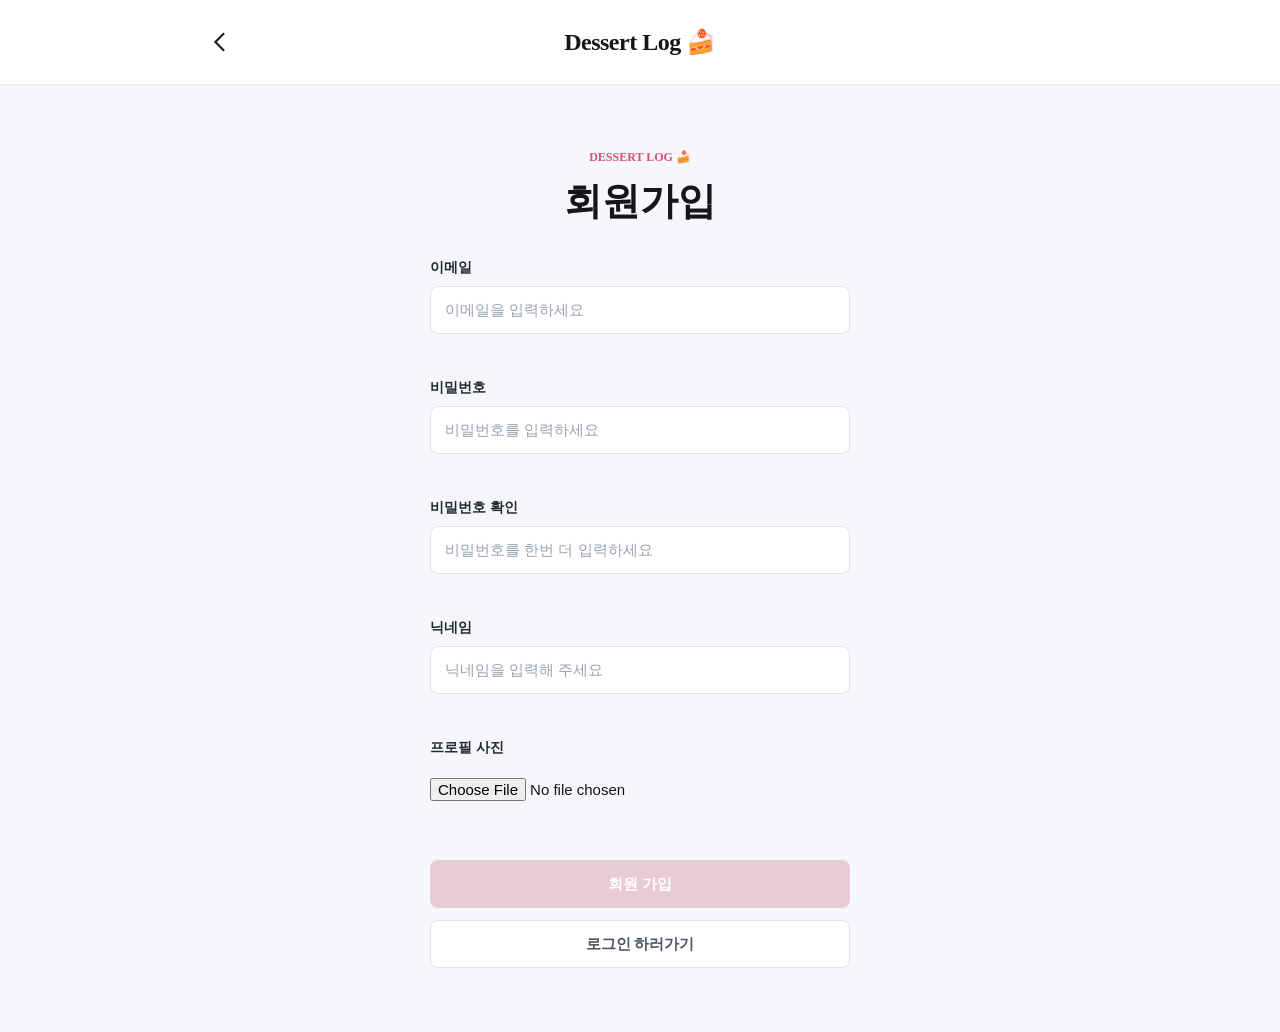
<file: html/signup.html>
<!doctype html>
<html lang="kr">
<head>
    <meta charset="UTF-8" />
    <meta name="viewport" content="width=device-width, initial-scale=1.0" />
    <script src="/config.js"></script>
    <link
            rel="stylesheet"
            href="../css/login.css"
            crossorigin="anonymous"
    />
    <title>Dessert Log 회원가입</title>
</head>
<body>
<section class="wrap">
    <p class="eyebrow">Dessert Log 🍰</p>
    <h1 class="title">회원가입</h1>
    <article>
        <div class="inputBox">
            <label for="email">이메일</label>
            <input
                    type="text"
                    name="email"
                    id="email"
                    placeholder="이메일을 입력하세요"
            />
            <p class="helperText" name="email"></p>
        </div>
        <div class="inputBox">
            <label for="pw">비밀번호</label>
            <input
                    type="password"
                    name="pw"
                    id="pw"
                    placeholder="비밀번호를 입력하세요"
            />
            <p class="helperText" name="pw"></p>
        </div>
        <div class="inputBox">
            <label for="pwck">비밀번호 확인</label>
            <input
                    type="password"
                    name="pw"
                    id="pwck"
                    placeholder="비밀번호를 한번 더 입력하세요"
            />
            <p class="helperText" name="pwck"></p>
        </div>
        <div class="inputBox">
            <label for="nickname">닉네임</label>
            <input
                    type="text"
                    name="nickname"
                    id="nickname"
                    placeholder="닉네임을 입력해 주세요"
            />
            <p class="helperText" name="nickname"></p>
        </div>
        <div class="inputBox">
            <label for="profile">프로필 사진</label>
            <input
                    type="file"
                    name="profile"
                    id="profile"
                    placeholder="프로필 사진을 업로드 해주세요"
                    accept="image/*"
            />
        </div>
        <div class="buttons">
            <button id="signupBtn">회원 가입</button>
            <a href="login.html">로그인 하러가기</a>
        </div>
    </article>
</section>
<div class="background"></div>
</body>
<script src="../js/signup.js" type="module"></script>
</html>
</file>
<file: css/login.css>
@import url('./common/layout.css');
@import url('../component/header/header.css');

body {
    display: block;
    min-height: 100vh;
    margin: 0;
    border: none;
    border-radius: 0;
    background-color: #f6f7fb;
}

header {
    position: sticky;
    left: 0;
    right: 0;
    display: grid;
    grid-template-columns: 40px minmax(0, 1fr) 40px;
    width: 100%;
    padding: 22px max(24px, calc((100vw - 880px) / 2));
    border-bottom: 1px solid #eceff4;
    background-color: rgba(255, 255, 255, 0.96);
}

header h1 {
    color: #17151a;
    font-size: 24px;
    font-weight: 800;
    line-height: 32px;
    text-align: center;
}

.wrap {
    width: min(880px, 100%);
    min-height: calc(100vh - 77px);
    margin: 0 auto;
    padding: 64px 24px;
    display: flex;
    flex-direction: column;
    align-items: center;
    justify-content: flex-start;
    background-color: transparent;
}

.background {
    display: none;
}

.eyebrow {
    color: #d94f70;
    font-size: 12px;
    font-weight: 800;
    line-height: 16px;
    text-transform: uppercase;
    text-align: center;
}

.title {
    max-width: 520px;
    margin-top: 12px;
    margin-bottom: 34px;
    color: #17151a;
    font-size: 38px;
    font-weight: 800;
    line-height: 48px;
    text-align: center;
}

article {
    width: min(420px, 100%);
    display: flex;
    flex-direction: column;
    align-items: stretch;
    row-gap: 22px;
}

.defaultText {
    min-height: 48px;
    display: flex;
    align-items: center;
    padding: 0 14px;
    border: 1px solid #dfe3ea;
    border-radius: 8px;
    background-color: #ffffff;
    color: #4f5663;
    font-size: 15px;
    line-height: 24px;
}

.inputBox {
    position: relative;
    display: flex;
    flex-direction: column;
    row-gap: 9px;
    width: 100%;
}

.inputBox label {
    color: #242832;
    font-size: 14px;
    font-weight: 800;
    line-height: 18px;
}

.inputBox input {
    width: 100%;
    min-height: 48px;
    padding: 0 14px;
    border: 1px solid #dfe3ea;
    border-radius: 8px;
    background-color: #ffffff;
    color: #17151a;
    font-size: 15px;
    line-height: 24px;
    outline: none;
}

.inputBox input::placeholder {
    color: #9aa2af;
}

.inputBox input:focus {
    border-color: #17151a;
    box-shadow: 0 0 0 3px rgba(23, 21, 26, 0.08);
}

.inputBox input[type='text'] {
    flex-grow: 1;
    padding-right: 38px;
}

.inputBox .lottie {
    position: absolute;
    right: 12px;
    top: 38px;
    width: 20px;
    height: 20px;
}

.inputBox input[type='file'] {
    min-height: auto;
    padding: 12px 0;
    border: none;
    background-color: transparent;
}

.inputBox > .helperText {
    position: static;
    transform: none;
    min-height: 16px;
    margin-top: -2px;
    color: #d94f70;
    font-size: 12px;
    font-weight: 500;
    line-height: 16px;
    word-break: keep-all;
}

.buttons {
    position: relative;
    display: flex;
    flex-direction: column;
    row-gap: 12px;
    width: 100%;
    margin-top: 24px;
}

.buttons p {
    position: absolute;
    top: -6px;
    transform: translate(0, -100%);
    color: #d94f70;
    font-size: 12px;
    font-weight: 500;
    line-height: 16px;
}

.buttons button,
.buttons a {
    width: 100%;
    height: 48px;
    display: flex;
    align-items: center;
    justify-content: center;
    border-radius: 8px;
    font-size: 15px;
    cursor: pointer;
}

.buttons button {
    border: none;
    background-color: #e8cbd4;
    color: #ffffff;
    font-weight: 800;
}

.buttons button:not(:disabled):hover {
    background-color: #c93f60 !important;
}

.buttons a {
    border: 1px solid #dfe3ea;
    background-color: #ffffff;
    color: #4f5663;
    font-weight: 700;
}

.buttons a:hover {
    color: #17151a;
    border-color: #c7ccd6;
}

.deleteFile {
    cursor: pointer;
    padding-left: 10px;
    color: #d94f70;
}

#toastContainer {
    position: fixed;
    left: 50%;
    bottom: 72px;
    transform: translateX(-50%);
    display: flex;
    flex-direction: column;
    align-items: center;
    gap: 10px;
    width: min(420px, calc(100vw - 32px));
    padding: 0;
    z-index: 100;
    pointer-events: none;
}

.toastMessage {
    display: inline-flex;
    align-items: center;
    justify-content: center;
    min-width: 160px;
    margin-bottom: 0;
    padding: 12px 22px;
    border-radius: 999px;
    background-color: #d94f70;
    color: #ffffff;
    font-size: 15px;
    font-weight: 800;
    line-height: 20px;
    opacity: 0;
    box-shadow: 0 14px 28px rgba(217, 79, 112, 0.22);
    transition:
        opacity 0.5s,
        transform 0.5s;
}

.profileUploadContainer {
    position: relative;
    display: inline-block;
    align-self: center;
    width: 100px;
    height: 100px;
    margin-bottom: 8px;
    overflow: visible;
    border-radius: 50%;
}

.profileRemoveButton {
    position: absolute;
    top: -4px;
    right: -4px;
    width: 24px;
    height: 24px;
    border: 2px solid #fff;
    border-radius: 50%;
    background-color: #d94f70;
    color: #fff;
    font-size: 16px;
    font-weight: 700;
    line-height: 18px;
    text-align: center;
    cursor: pointer;
    display: none;
    align-items: center;
    justify-content: center;
    z-index: 10;
    box-shadow: 0 8px 18px rgba(23, 21, 26, 0.18);
    transition:
        transform 0.15s ease,
        background-color 0.15s ease;
}

.profileRemoveButton:hover {
    background-color: #c93f60;
    transform: scale(1.08);
}

.profileUploadButton {
    position: absolute;
    left: 50%;
    top: 50%;
    transform: translate(-50%, -50%);
    display: block;
    padding: 4px 10px;
    border: 1px solid rgba(255, 255, 255, 0.9);
    border-radius: 16px;
    background-color: rgba(23, 21, 26, 0.62);
    color: white;
    font-size: 12px;
    text-align: center;
    white-space: nowrap;
    cursor: pointer;
    z-index: 2;
}

#profilePreview {
    width: 100%;
    height: 100%;
    object-fit: cover;
    border-radius: 50%;
}

@media (max-width: 640px) {
    header {
        padding: 22px 18px;
    }

    header h1 {
        text-align: center;
    }

    .wrap {
        padding: 42px 18px 48px;
    }

    .title {
        font-size: 30px;
        line-height: 40px;
    }
}
</file>
